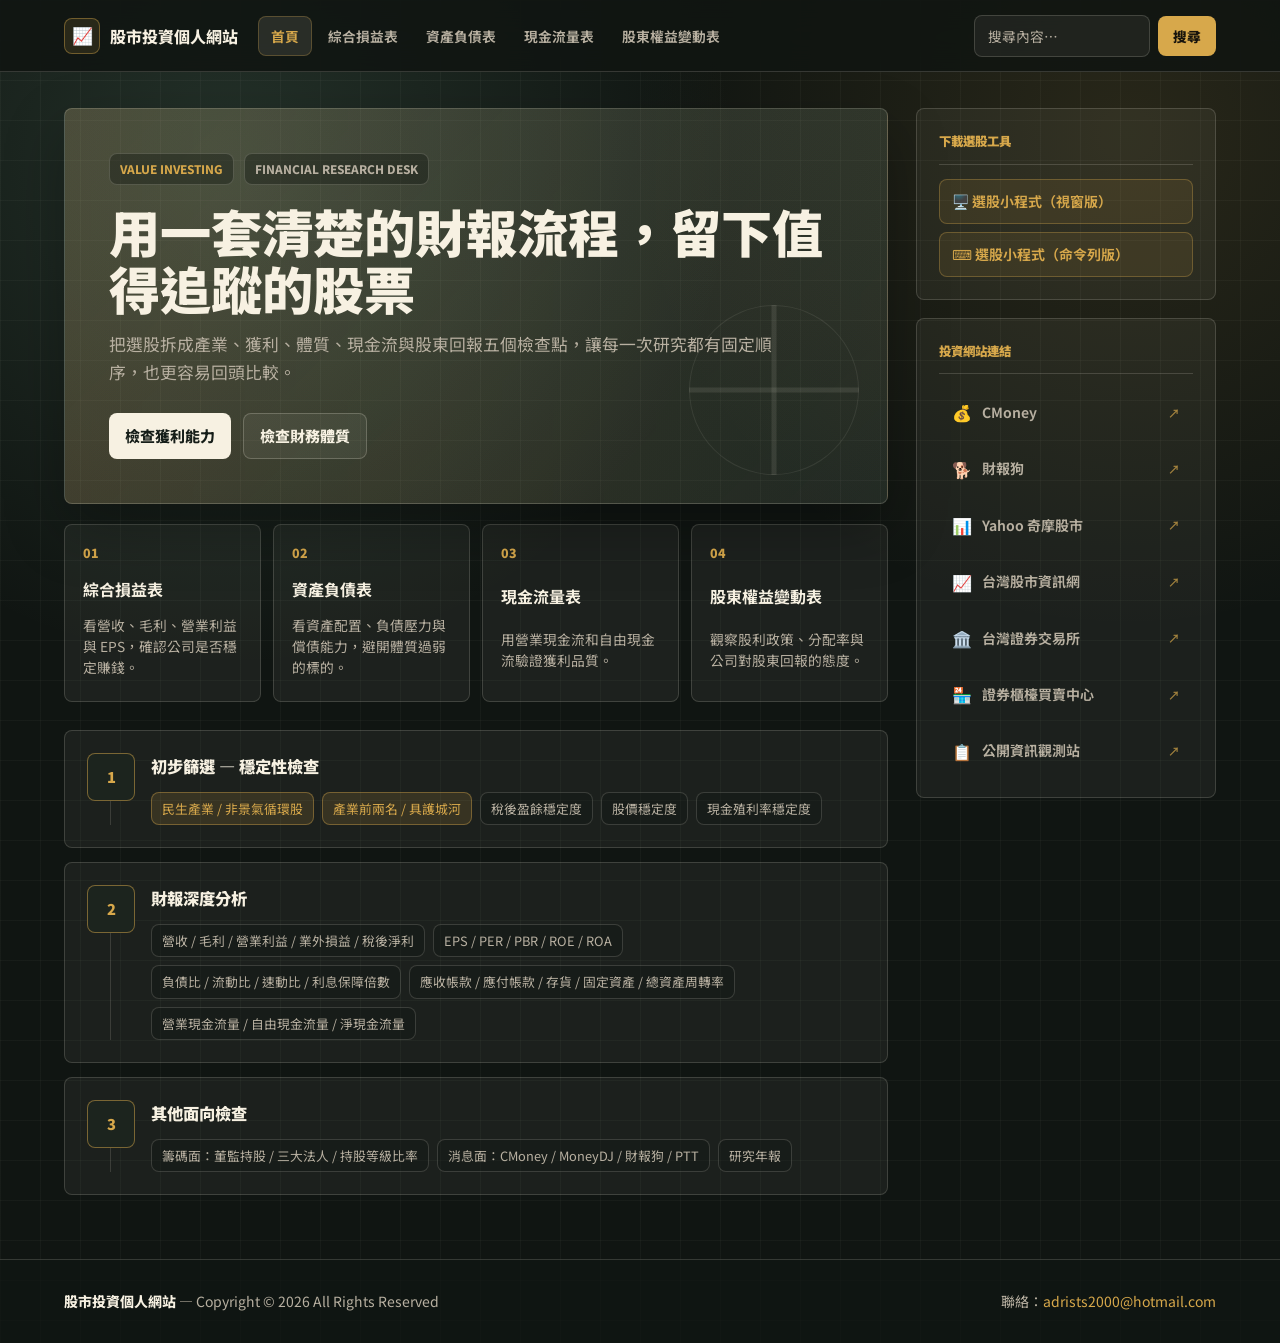
<file: index.html>
<!DOCTYPE html>
<html lang="zh-TW">
<head>
    <meta charset="UTF-8">
    <meta name="viewport" content="width=device-width, initial-scale=1.0">
    <meta name="description" content="股市投資個人網站 — 價值投資選股方法與財報分析指南">
    <title>股市投資個人網站</title>
    <link rel="preconnect" href="https://fonts.googleapis.com">
    <link rel="preconnect" href="https://fonts.gstatic.com" crossorigin>
    <link href="https://fonts.googleapis.com/css2?family=Inter:wght@400;500;600;700;800&family=Noto+Sans+TC:wght@400;500;700;900&display=swap" rel="stylesheet">
    <link rel="stylesheet" href="css/styles.css">
</head>
<body>
<a href="#main-content" class="skip-link">跳到主要內容</a>
<div class="page-wrapper">

    <header class="site-header">
        <div class="container header-inner">
            <a href="index.html" class="site-logo">
                <span class="logo-icon">📈</span>
                股市投資個人網站
            </a>
            <nav class="site-nav" aria-label="主要導覽">
                <a href="index.html" class="nav-link">首頁</a>
                <a href="Page1.html" class="nav-link">綜合損益表</a>
                <a href="Page2.html" class="nav-link">資產負債表</a>
                <a href="Page3.html" class="nav-link">現金流量表</a>
                <a href="Page4.html" class="nav-link">股東權益變動表</a>
            </nav>
            <div class="header-search">
                <input type="search" class="search-input" placeholder="搜尋內容…" aria-label="搜尋">
                <button type="button" class="search-btn">搜尋</button>
            </div>
            <button class="menu-toggle" aria-label="開啟選單" aria-expanded="false">
                <span></span><span></span><span></span>
            </button>
        </div>
    </header>

    <main class="main-content" id="main-content">
        <div class="container">
            <div class="content-grid">

                <div class="primary">
                    <section class="hero">
                        <div class="hero-kicker">
                            <span class="hero-badge">Value Investing</span>
                            <span class="hero-date">Financial Research Desk</span>
                        </div>
                        <h1>用一套清楚的財報流程，留下值得追蹤的股票</h1>
                        <p>把選股拆成產業、獲利、體質、現金流與股東回報五個檢查點，讓每一次研究都有固定順序，也更容易回頭比較。</p>
                        <div class="hero-actions">
                            <a href="Page1.html" class="action-primary">檢查獲利能力</a>
                            <a href="Page2.html" class="action-secondary">檢查財務體質</a>
                        </div>
                    </section>

                    <section class="report-grid" aria-label="財報分析入口">
                        <a href="Page1.html" class="report-card">
                            <span class="report-number">01</span>
                            <h2>綜合損益表</h2>
                            <p>看營收、毛利、營業利益與 EPS，確認公司是否穩定賺錢。</p>
                        </a>
                        <a href="Page2.html" class="report-card">
                            <span class="report-number">02</span>
                            <h2>資產負債表</h2>
                            <p>看資產配置、負債壓力與償債能力，避開體質過弱的標的。</p>
                        </a>
                        <a href="Page3.html" class="report-card">
                            <span class="report-number">03</span>
                            <h2>現金流量表</h2>
                            <p>用營業現金流和自由現金流驗證獲利品質。</p>
                        </a>
                        <a href="Page4.html" class="report-card">
                            <span class="report-number">04</span>
                            <h2>股東權益變動表</h2>
                            <p>觀察股利政策、分配率與公司對股東回報的態度。</p>
                        </a>
                    </section>

                    <div class="steps" aria-label="選股研究流程">
                        <div class="step">
                            <div class="step-num">1</div>
                            <div class="step-body">
                                <h3>初步篩選 — 穩定性檢查</h3>
                                <div class="step-tags">
                                    <span class="tag highlight">民生產業 / 非景氣循環股</span>
                                    <span class="tag highlight">產業前兩名 / 具護城河</span>
                                    <span class="tag">稅後盈餘穩定度</span>
                                    <span class="tag">股價穩定度</span>
                                    <span class="tag">現金殖利率穩定度</span>
                                </div>
                            </div>
                        </div>

                        <div class="step">
                            <div class="step-num">2</div>
                            <div class="step-body">
                                <h3>財報深度分析</h3>
                                <div class="step-tags">
                                    <span class="tag">營收 / 毛利 / 營業利益 / 業外損益 / 稅後淨利</span>
                                    <span class="tag">EPS / PER / PBR / ROE / ROA</span>
                                    <span class="tag">負債比 / 流動比 / 速動比 / 利息保障倍數</span>
                                    <span class="tag">應收帳款 / 應付帳款 / 存貨 / 固定資產 / 總資產周轉率</span>
                                    <span class="tag">營業現金流量 / 自由現金流量 / 淨現金流量</span>
                                </div>
                            </div>
                        </div>

                        <div class="step">
                            <div class="step-num">3</div>
                            <div class="step-body">
                                <h3>其他面向檢查</h3>
                                <div class="step-tags">
                                    <span class="tag">籌碼面：董監持股 / 三大法人 / 持股等級比率</span>
                                    <span class="tag">消息面：CMoney / MoneyDJ / 財報狗 / PTT</span>
                                    <span class="tag">研究年報</span>
                                </div>
                            </div>
                        </div>
                    </div>

                    <p class="search-no-result">找不到符合的內容，請嘗試其他關鍵字。</p>
                </div>

                <aside class="sidebar">
                    <div class="sidebar-card">
                        <h3>下載選股工具</h3>
                        <div class="sidebar-links">
                            <a href="https://drive.google.com/drive/folders/1Tih3q3JQbg7qU3J81afbeUZCVqMLb9zO?usp=sharing" target="_blank" rel="noopener" class="download-btn">
                                🖥️ 選股小程式（視窗版）
                            </a>
                            <a href="https://drive.google.com/drive/folders/1Tih3q3JQbg7qU3J81afbeUZCVqMLb9zO?usp=sharing" target="_blank" rel="noopener" class="download-btn">
                                ⌨️ 選股小程式（命令列版）
                            </a>
                        </div>
                    </div>
                    <div class="sidebar-card">
                        <h3>投資網站連結</h3>
                        <div class="sidebar-links">
                            <a href="https://www.cmoney.tw/finance/" target="_blank" rel="noopener" class="sidebar-link external"><span class="link-icon">💰</span> CMoney</a>
                            <a href="https://statementdog.com" target="_blank" rel="noopener" class="sidebar-link external"><span class="link-icon">🐕</span> 財報狗</a>
                            <a href="https://tw.stock.yahoo.com/" target="_blank" rel="noopener" class="sidebar-link external"><span class="link-icon">📊</span> Yahoo 奇摩股市</a>
                            <a href="https://goodinfo.tw/StockInfo/index.asp" target="_blank" rel="noopener" class="sidebar-link external"><span class="link-icon">📈</span> 台灣股市資訊網</a>
                            <a href="https://www.twse.com.tw/zh/" target="_blank" rel="noopener" class="sidebar-link external"><span class="link-icon">🏛️</span> 台灣證券交易所</a>
                            <a href="https://www.tpex.org.tw/web/index.php?l=zh-tw" target="_blank" rel="noopener" class="sidebar-link external"><span class="link-icon">🏪</span> 證券櫃檯買賣中心</a>
                            <a href="https://mops.twse.com.tw/mops/web/index" target="_blank" rel="noopener" class="sidebar-link external"><span class="link-icon">📋</span> 公開資訊觀測站</a>
                        </div>
                    </div>
                </aside>

            </div>
        </div>
    </main>

    <footer class="site-footer">
        <div class="container footer-inner">
            <p class="footer-brand"><strong>股市投資個人網站</strong> — Copyright © 2026 All Rights Reserved</p>
            <p class="footer-contact">聯絡：<a href="mailto:adrists2000@hotmail.com">adrists2000@hotmail.com</a></p>
        </div>
    </footer>

</div>
<script src="js/main.js"></script>
</body>
</html>
</file>
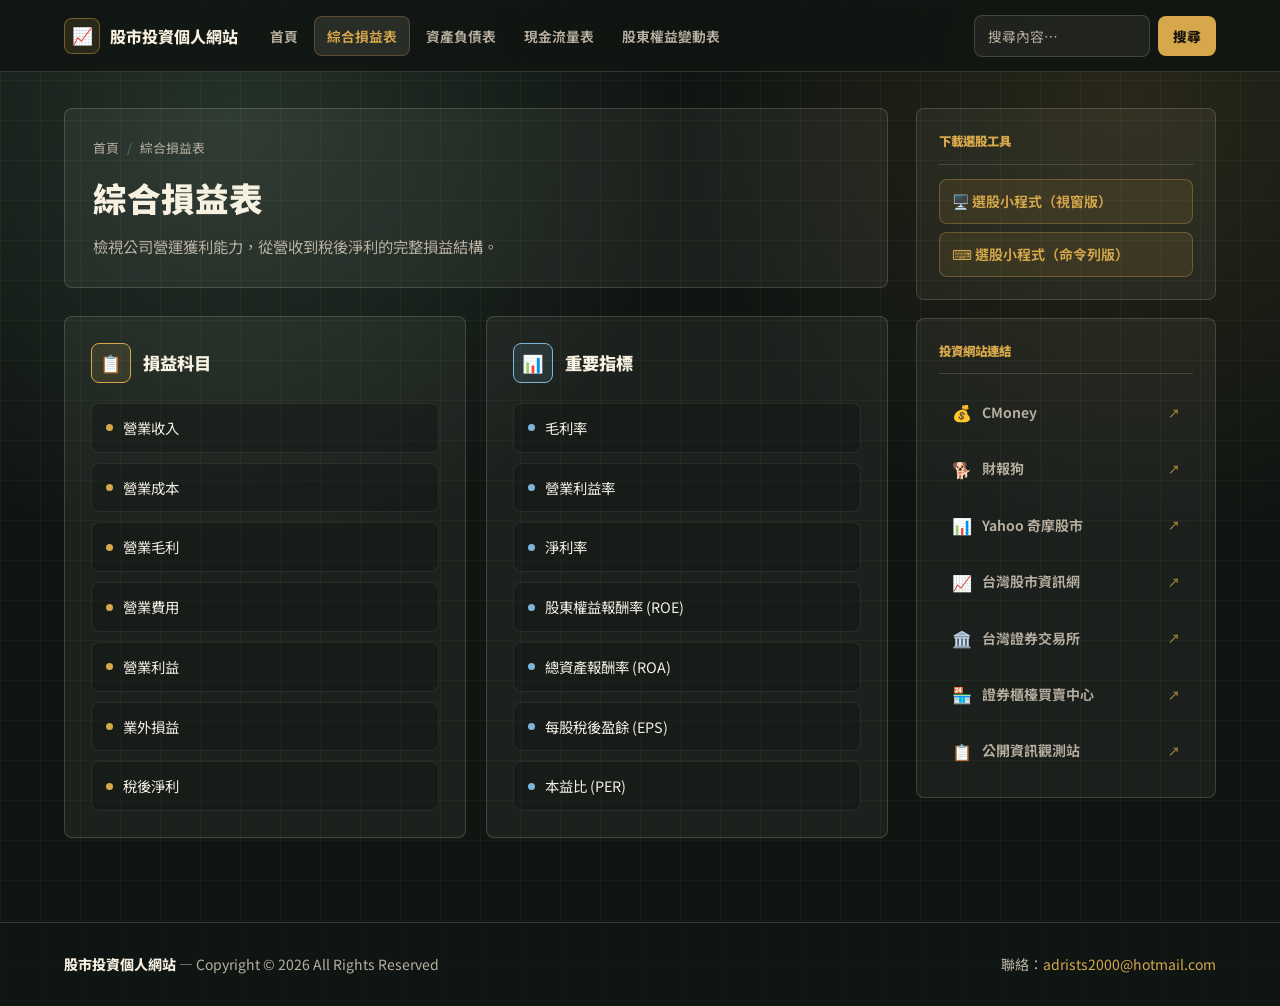
<file: Page1.html>
<!DOCTYPE html>
<html lang="zh-TW">
<head>
    <meta charset="UTF-8">
    <meta name="viewport" content="width=device-width, initial-scale=1.0">
    <meta name="description" content="綜合損益表分析 — 營收、毛利、淨利與重要財務指標">
    <title>綜合損益表 — 股市投資個人網站</title>
    <link rel="preconnect" href="https://fonts.googleapis.com">
    <link rel="preconnect" href="https://fonts.gstatic.com" crossorigin>
    <link href="https://fonts.googleapis.com/css2?family=Inter:wght@400;500;600;700;800&family=Noto+Sans+TC:wght@400;500;700;900&display=swap" rel="stylesheet">
    <link rel="stylesheet" href="css/styles.css">
</head>
<body>
<a href="#main-content" class="skip-link">跳到主要內容</a>
<div class="page-wrapper">

    <header class="site-header">
        <div class="container header-inner">
            <a href="index.html" class="site-logo">
                <span class="logo-icon">📈</span>
                股市投資個人網站
            </a>
            <nav class="site-nav" aria-label="主要導覽">
                <a href="index.html" class="nav-link">首頁</a>
                <a href="Page1.html" class="nav-link">綜合損益表</a>
                <a href="Page2.html" class="nav-link">資產負債表</a>
                <a href="Page3.html" class="nav-link">現金流量表</a>
                <a href="Page4.html" class="nav-link">股東權益變動表</a>
            </nav>
            <div class="header-search">
                <input type="search" class="search-input" placeholder="搜尋內容…" aria-label="搜尋">
                <button type="button" class="search-btn">搜尋</button>
            </div>
            <button class="menu-toggle" aria-label="開啟選單" aria-expanded="false">
                <span></span><span></span><span></span>
            </button>
        </div>
    </header>

    <main class="main-content" id="main-content">
        <div class="container">
            <div class="content-grid">

                <div class="primary">
                    <div class="page-header">
                        <nav class="breadcrumb" aria-label="麵包屑">
                            <a href="index.html">首頁</a>
                            <span class="breadcrumb-sep">/</span>
                            <span>綜合損益表</span>
                        </nav>
                        <h1>綜合損益表</h1>
                        <p>檢視公司營運獲利能力，從營收到稅後淨利的完整損益結構。</p>
                    </div>

                    <div class="two-col-cards">
                        <div class="card">
                            <div class="card-header">
                                <div class="card-icon gold">📋</div>
                                <h2>損益科目</h2>
                            </div>
                            <div class="item-grid">
                                <div class="item"><span class="item-dot"></span>營業收入</div>
                                <div class="item"><span class="item-dot"></span>營業成本</div>
                                <div class="item"><span class="item-dot"></span>營業毛利</div>
                                <div class="item"><span class="item-dot"></span>營業費用</div>
                                <div class="item"><span class="item-dot"></span>營業利益</div>
                                <div class="item"><span class="item-dot"></span>業外損益</div>
                                <div class="item"><span class="item-dot"></span>稅後淨利</div>
                            </div>
                        </div>

                        <div class="card">
                            <div class="card-header">
                                <div class="card-icon blue">📊</div>
                                <h2>重要指標</h2>
                            </div>
                            <div class="item-grid">
                                <div class="item"><span class="item-dot blue"></span>毛利率</div>
                                <div class="item"><span class="item-dot blue"></span>營業利益率</div>
                                <div class="item"><span class="item-dot blue"></span>淨利率</div>
                                <div class="item"><span class="item-dot blue"></span>股東權益報酬率 (ROE)</div>
                                <div class="item"><span class="item-dot blue"></span>總資產報酬率 (ROA)</div>
                                <div class="item"><span class="item-dot blue"></span>每股稅後盈餘 (EPS)</div>
                                <div class="item"><span class="item-dot blue"></span>本益比 (PER)</div>
                            </div>
                        </div>
                    </div>

                    <p class="search-no-result">找不到符合的內容，請嘗試其他關鍵字。</p>
                </div>

                <aside class="sidebar">
                    <div class="sidebar-card">
                        <h3>下載選股工具</h3>
                        <div class="sidebar-links">
                            <a href="https://drive.google.com/drive/folders/1Tih3q3JQbg7qU3J81afbeUZCVqMLb9zO?usp=sharing" target="_blank" rel="noopener" class="download-btn">
                                🖥️ 選股小程式（視窗版）
                            </a>
                            <a href="https://drive.google.com/drive/folders/1Tih3q3JQbg7qU3J81afbeUZCVqMLb9zO?usp=sharing" target="_blank" rel="noopener" class="download-btn">
                                ⌨️ 選股小程式（命令列版）
                            </a>
                        </div>
                    </div>
                    <div class="sidebar-card">
                        <h3>投資網站連結</h3>
                        <div class="sidebar-links">
                            <a href="https://www.cmoney.tw/finance/" target="_blank" rel="noopener" class="sidebar-link external"><span class="link-icon">💰</span> CMoney</a>
                            <a href="https://statementdog.com" target="_blank" rel="noopener" class="sidebar-link external"><span class="link-icon">🐕</span> 財報狗</a>
                            <a href="https://tw.stock.yahoo.com/" target="_blank" rel="noopener" class="sidebar-link external"><span class="link-icon">📊</span> Yahoo 奇摩股市</a>
                            <a href="https://goodinfo.tw/StockInfo/index.asp" target="_blank" rel="noopener" class="sidebar-link external"><span class="link-icon">📈</span> 台灣股市資訊網</a>
                            <a href="https://www.twse.com.tw/zh/" target="_blank" rel="noopener" class="sidebar-link external"><span class="link-icon">🏛️</span> 台灣證券交易所</a>
                            <a href="https://www.tpex.org.tw/web/index.php?l=zh-tw" target="_blank" rel="noopener" class="sidebar-link external"><span class="link-icon">🏪</span> 證券櫃檯買賣中心</a>
                            <a href="https://mops.twse.com.tw/mops/web/index" target="_blank" rel="noopener" class="sidebar-link external"><span class="link-icon">📋</span> 公開資訊觀測站</a>
                        </div>
                    </div>
                </aside>

            </div>
        </div>
    </main>

    <footer class="site-footer">
        <div class="container footer-inner">
            <p class="footer-brand"><strong>股市投資個人網站</strong> — Copyright © 2026 All Rights Reserved</p>
            <p class="footer-contact">聯絡：<a href="mailto:adrists2000@hotmail.com">adrists2000@hotmail.com</a></p>
        </div>
    </footer>

</div>
<script src="js/main.js"></script>
</body>
</html>
</file>
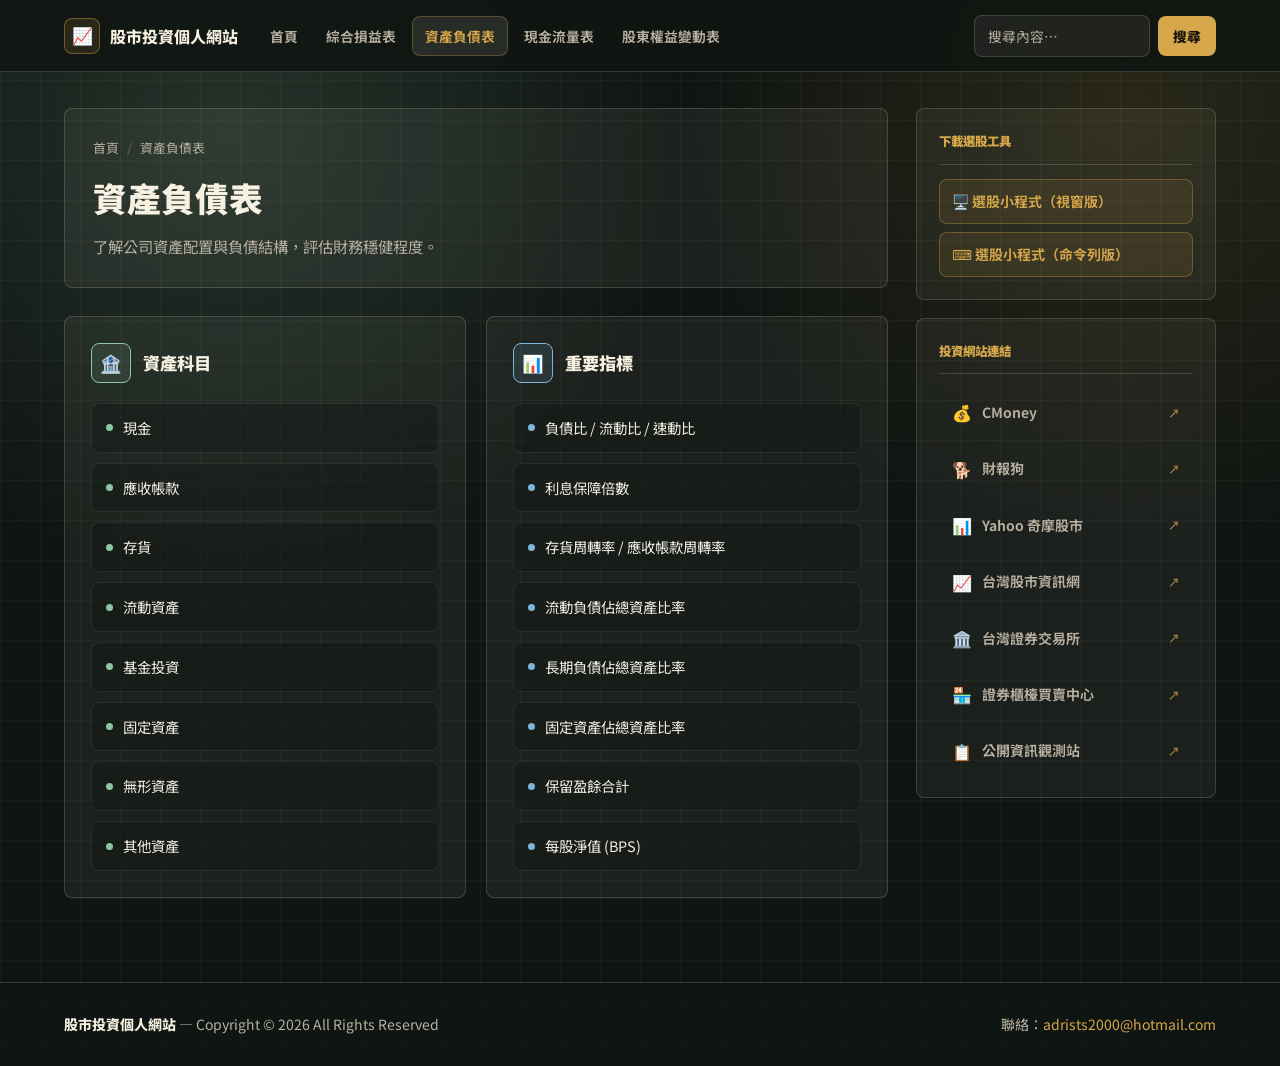
<file: Page2.html>
<!DOCTYPE html>
<html lang="zh-TW">
<head>
    <meta charset="UTF-8">
    <meta name="viewport" content="width=device-width, initial-scale=1.0">
    <meta name="description" content="資產負債表分析 — 資產結構、負債比率與償債能力指標">
    <title>資產負債表 — 股市投資個人網站</title>
    <link rel="preconnect" href="https://fonts.googleapis.com">
    <link rel="preconnect" href="https://fonts.gstatic.com" crossorigin>
    <link href="https://fonts.googleapis.com/css2?family=Inter:wght@400;500;600;700;800&family=Noto+Sans+TC:wght@400;500;700;900&display=swap" rel="stylesheet">
    <link rel="stylesheet" href="css/styles.css">
</head>
<body>
<a href="#main-content" class="skip-link">跳到主要內容</a>
<div class="page-wrapper">

    <header class="site-header">
        <div class="container header-inner">
            <a href="index.html" class="site-logo">
                <span class="logo-icon">📈</span>
                股市投資個人網站
            </a>
            <nav class="site-nav" aria-label="主要導覽">
                <a href="index.html" class="nav-link">首頁</a>
                <a href="Page1.html" class="nav-link">綜合損益表</a>
                <a href="Page2.html" class="nav-link">資產負債表</a>
                <a href="Page3.html" class="nav-link">現金流量表</a>
                <a href="Page4.html" class="nav-link">股東權益變動表</a>
            </nav>
            <div class="header-search">
                <input type="search" class="search-input" placeholder="搜尋內容…" aria-label="搜尋">
                <button type="button" class="search-btn">搜尋</button>
            </div>
            <button class="menu-toggle" aria-label="開啟選單" aria-expanded="false">
                <span></span><span></span><span></span>
            </button>
        </div>
    </header>

    <main class="main-content" id="main-content">
        <div class="container">
            <div class="content-grid">

                <div class="primary">
                    <div class="page-header">
                        <nav class="breadcrumb" aria-label="麵包屑">
                            <a href="index.html">首頁</a>
                            <span class="breadcrumb-sep">/</span>
                            <span>資產負債表</span>
                        </nav>
                        <h1>資產負債表</h1>
                        <p>了解公司資產配置與負債結構，評估財務穩健程度。</p>
                    </div>

                    <div class="two-col-cards">
                        <div class="card">
                            <div class="card-header">
                                <div class="card-icon green">🏦</div>
                                <h2>資產科目</h2>
                            </div>
                            <div class="item-grid">
                                <div class="item"><span class="item-dot green"></span>現金</div>
                                <div class="item"><span class="item-dot green"></span>應收帳款</div>
                                <div class="item"><span class="item-dot green"></span>存貨</div>
                                <div class="item"><span class="item-dot green"></span>流動資產</div>
                                <div class="item"><span class="item-dot green"></span>基金投資</div>
                                <div class="item"><span class="item-dot green"></span>固定資產</div>
                                <div class="item"><span class="item-dot green"></span>無形資產</div>
                                <div class="item"><span class="item-dot green"></span>其他資產</div>
                            </div>
                        </div>

                        <div class="card">
                            <div class="card-header">
                                <div class="card-icon blue">📊</div>
                                <h2>重要指標</h2>
                            </div>
                            <div class="item-grid">
                                <div class="item"><span class="item-dot blue"></span>負債比 / 流動比 / 速動比</div>
                                <div class="item"><span class="item-dot blue"></span>利息保障倍數</div>
                                <div class="item"><span class="item-dot blue"></span>存貨周轉率 / 應收帳款周轉率</div>
                                <div class="item"><span class="item-dot blue"></span>流動負債佔總資產比率</div>
                                <div class="item"><span class="item-dot blue"></span>長期負債佔總資產比率</div>
                                <div class="item"><span class="item-dot blue"></span>固定資產佔總資產比率</div>
                                <div class="item"><span class="item-dot blue"></span>保留盈餘合計</div>
                                <div class="item"><span class="item-dot blue"></span>每股淨值 (BPS)</div>
                            </div>
                        </div>
                    </div>

                    <p class="search-no-result">找不到符合的內容，請嘗試其他關鍵字。</p>
                </div>

                <aside class="sidebar">
                    <div class="sidebar-card">
                        <h3>下載選股工具</h3>
                        <div class="sidebar-links">
                            <a href="https://drive.google.com/drive/folders/1Tih3q3JQbg7qU3J81afbeUZCVqMLb9zO?usp=sharing" target="_blank" rel="noopener" class="download-btn">
                                🖥️ 選股小程式（視窗版）
                            </a>
                            <a href="https://drive.google.com/drive/folders/1Tih3q3JQbg7qU3J81afbeUZCVqMLb9zO?usp=sharing" target="_blank" rel="noopener" class="download-btn">
                                ⌨️ 選股小程式（命令列版）
                            </a>
                        </div>
                    </div>
                    <div class="sidebar-card">
                        <h3>投資網站連結</h3>
                        <div class="sidebar-links">
                            <a href="https://www.cmoney.tw/finance/" target="_blank" rel="noopener" class="sidebar-link external"><span class="link-icon">💰</span> CMoney</a>
                            <a href="https://statementdog.com" target="_blank" rel="noopener" class="sidebar-link external"><span class="link-icon">🐕</span> 財報狗</a>
                            <a href="https://tw.stock.yahoo.com/" target="_blank" rel="noopener" class="sidebar-link external"><span class="link-icon">📊</span> Yahoo 奇摩股市</a>
                            <a href="https://goodinfo.tw/StockInfo/index.asp" target="_blank" rel="noopener" class="sidebar-link external"><span class="link-icon">📈</span> 台灣股市資訊網</a>
                            <a href="https://www.twse.com.tw/zh/" target="_blank" rel="noopener" class="sidebar-link external"><span class="link-icon">🏛️</span> 台灣證券交易所</a>
                            <a href="https://www.tpex.org.tw/web/index.php?l=zh-tw" target="_blank" rel="noopener" class="sidebar-link external"><span class="link-icon">🏪</span> 證券櫃檯買賣中心</a>
                            <a href="https://mops.twse.com.tw/mops/web/index" target="_blank" rel="noopener" class="sidebar-link external"><span class="link-icon">📋</span> 公開資訊觀測站</a>
                        </div>
                    </div>
                </aside>

            </div>
        </div>
    </main>

    <footer class="site-footer">
        <div class="container footer-inner">
            <p class="footer-brand"><strong>股市投資個人網站</strong> — Copyright © 2026 All Rights Reserved</p>
            <p class="footer-contact">聯絡：<a href="mailto:adrists2000@hotmail.com">adrists2000@hotmail.com</a></p>
        </div>
    </footer>

</div>
<script src="js/main.js"></script>
</body>
</html>
</file>
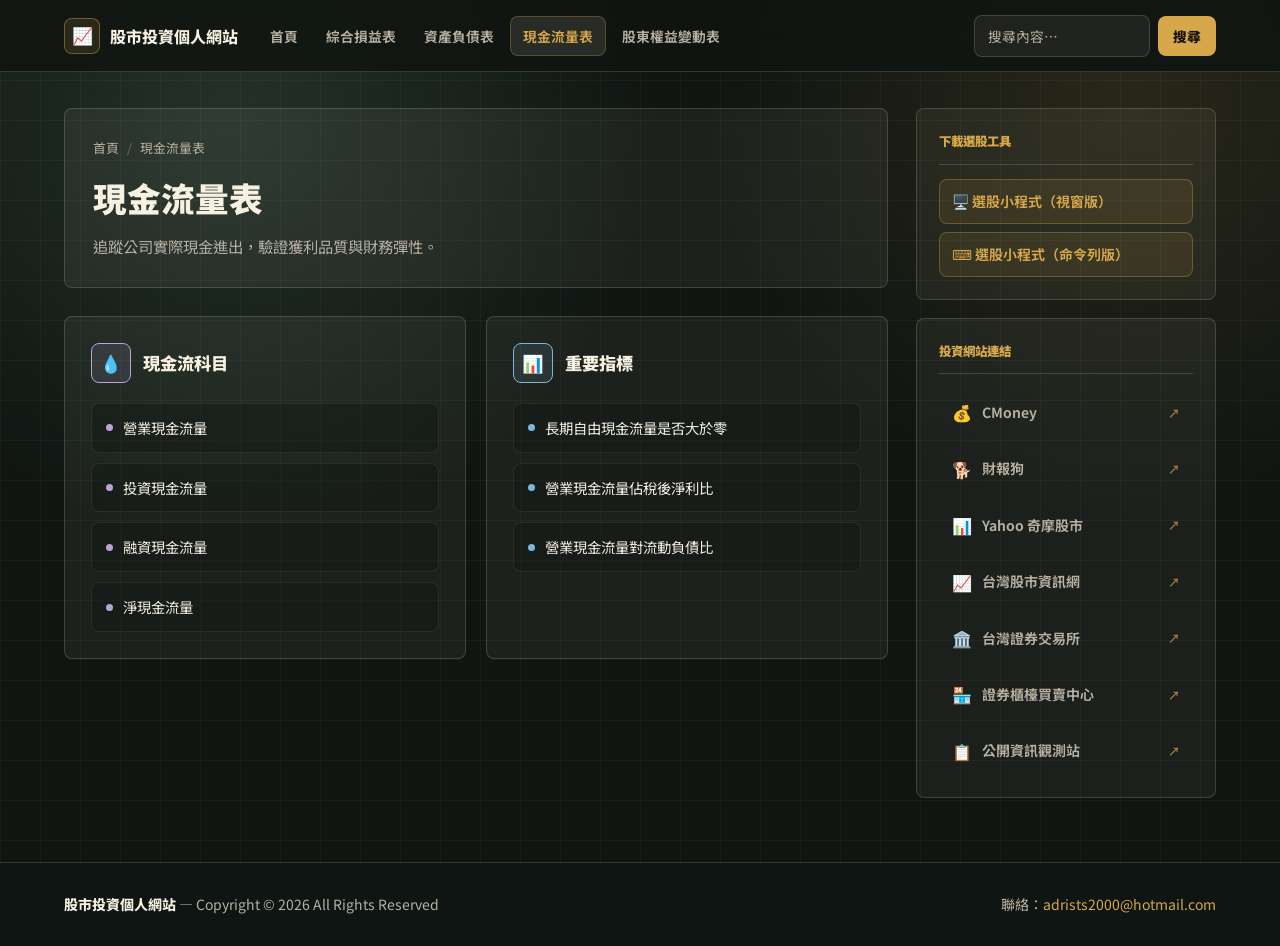
<file: Page3.html>
<!DOCTYPE html>
<html lang="zh-TW">
<head>
    <meta charset="UTF-8">
    <meta name="viewport" content="width=device-width, initial-scale=1.0">
    <meta name="description" content="現金流量表分析 — 營業、投資、融資現金流與自由現金流指標">
    <title>現金流量表 — 股市投資個人網站</title>
    <link rel="preconnect" href="https://fonts.googleapis.com">
    <link rel="preconnect" href="https://fonts.gstatic.com" crossorigin>
    <link href="https://fonts.googleapis.com/css2?family=Inter:wght@400;500;600;700;800&family=Noto+Sans+TC:wght@400;500;700;900&display=swap" rel="stylesheet">
    <link rel="stylesheet" href="css/styles.css">
</head>
<body>
<a href="#main-content" class="skip-link">跳到主要內容</a>
<div class="page-wrapper">

    <header class="site-header">
        <div class="container header-inner">
            <a href="index.html" class="site-logo">
                <span class="logo-icon">📈</span>
                股市投資個人網站
            </a>
            <nav class="site-nav" aria-label="主要導覽">
                <a href="index.html" class="nav-link">首頁</a>
                <a href="Page1.html" class="nav-link">綜合損益表</a>
                <a href="Page2.html" class="nav-link">資產負債表</a>
                <a href="Page3.html" class="nav-link">現金流量表</a>
                <a href="Page4.html" class="nav-link">股東權益變動表</a>
            </nav>
            <div class="header-search">
                <input type="search" class="search-input" placeholder="搜尋內容…" aria-label="搜尋">
                <button type="button" class="search-btn">搜尋</button>
            </div>
            <button class="menu-toggle" aria-label="開啟選單" aria-expanded="false">
                <span></span><span></span><span></span>
            </button>
        </div>
    </header>

    <main class="main-content" id="main-content">
        <div class="container">
            <div class="content-grid">

                <div class="primary">
                    <div class="page-header">
                        <nav class="breadcrumb" aria-label="麵包屑">
                            <a href="index.html">首頁</a>
                            <span class="breadcrumb-sep">/</span>
                            <span>現金流量表</span>
                        </nav>
                        <h1>現金流量表</h1>
                        <p>追蹤公司實際現金進出，驗證獲利品質與財務彈性。</p>
                    </div>

                    <div class="two-col-cards">
                        <div class="card">
                            <div class="card-header">
                                <div class="card-icon purple">💧</div>
                                <h2>現金流科目</h2>
                            </div>
                            <div class="item-grid">
                                <div class="item"><span class="item-dot purple"></span>營業現金流量</div>
                                <div class="item"><span class="item-dot purple"></span>投資現金流量</div>
                                <div class="item"><span class="item-dot purple"></span>融資現金流量</div>
                                <div class="item"><span class="item-dot purple"></span>淨現金流量</div>
                            </div>
                        </div>

                        <div class="card">
                            <div class="card-header">
                                <div class="card-icon blue">📊</div>
                                <h2>重要指標</h2>
                            </div>
                            <div class="item-grid">
                                <div class="item"><span class="item-dot blue"></span>長期自由現金流量是否大於零</div>
                                <div class="item"><span class="item-dot blue"></span>營業現金流量佔稅後淨利比</div>
                                <div class="item"><span class="item-dot blue"></span>營業現金流量對流動負債比</div>
                            </div>
                        </div>
                    </div>

                    <p class="search-no-result">找不到符合的內容，請嘗試其他關鍵字。</p>
                </div>

                <aside class="sidebar">
                    <div class="sidebar-card">
                        <h3>下載選股工具</h3>
                        <div class="sidebar-links">
                            <a href="https://drive.google.com/drive/folders/1Tih3q3JQbg7qU3J81afbeUZCVqMLb9zO?usp=sharing" target="_blank" rel="noopener" class="download-btn">
                                🖥️ 選股小程式（視窗版）
                            </a>
                            <a href="https://drive.google.com/drive/folders/1Tih3q3JQbg7qU3J81afbeUZCVqMLb9zO?usp=sharing" target="_blank" rel="noopener" class="download-btn">
                                ⌨️ 選股小程式（命令列版）
                            </a>
                        </div>
                    </div>
                    <div class="sidebar-card">
                        <h3>投資網站連結</h3>
                        <div class="sidebar-links">
                            <a href="https://www.cmoney.tw/finance/" target="_blank" rel="noopener" class="sidebar-link external"><span class="link-icon">💰</span> CMoney</a>
                            <a href="https://statementdog.com" target="_blank" rel="noopener" class="sidebar-link external"><span class="link-icon">🐕</span> 財報狗</a>
                            <a href="https://tw.stock.yahoo.com/" target="_blank" rel="noopener" class="sidebar-link external"><span class="link-icon">📊</span> Yahoo 奇摩股市</a>
                            <a href="https://goodinfo.tw/StockInfo/index.asp" target="_blank" rel="noopener" class="sidebar-link external"><span class="link-icon">📈</span> 台灣股市資訊網</a>
                            <a href="https://www.twse.com.tw/zh/" target="_blank" rel="noopener" class="sidebar-link external"><span class="link-icon">🏛️</span> 台灣證券交易所</a>
                            <a href="https://www.tpex.org.tw/web/index.php?l=zh-tw" target="_blank" rel="noopener" class="sidebar-link external"><span class="link-icon">🏪</span> 證券櫃檯買賣中心</a>
                            <a href="https://mops.twse.com.tw/mops/web/index" target="_blank" rel="noopener" class="sidebar-link external"><span class="link-icon">📋</span> 公開資訊觀測站</a>
                        </div>
                    </div>
                </aside>

            </div>
        </div>
    </main>

    <footer class="site-footer">
        <div class="container footer-inner">
            <p class="footer-brand"><strong>股市投資個人網站</strong> — Copyright © 2026 All Rights Reserved</p>
            <p class="footer-contact">聯絡：<a href="mailto:adrists2000@hotmail.com">adrists2000@hotmail.com</a></p>
        </div>
    </footer>

</div>
<script src="js/main.js"></script>
</body>
</html>
</file>
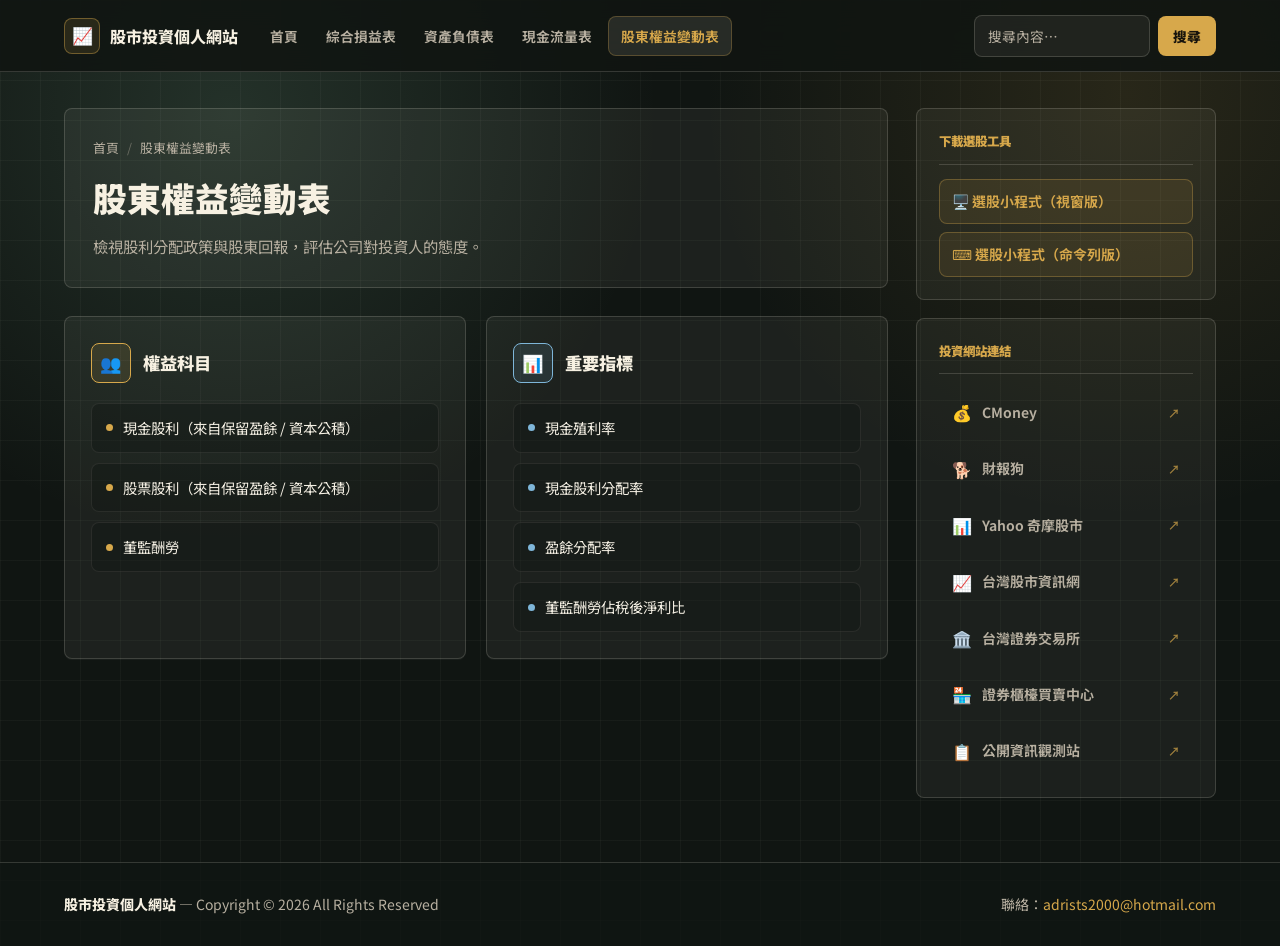
<file: Page4.html>
<!DOCTYPE html>
<html lang="zh-TW">
<head>
    <meta charset="UTF-8">
    <meta name="viewport" content="width=device-width, initial-scale=1.0">
    <meta name="description" content="股東權益變動表分析 — 股利政策、配息率與董監酬勞指標">
    <title>股東權益變動表 — 股市投資個人網站</title>
    <link rel="preconnect" href="https://fonts.googleapis.com">
    <link rel="preconnect" href="https://fonts.gstatic.com" crossorigin>
    <link href="https://fonts.googleapis.com/css2?family=Inter:wght@400;500;600;700;800&family=Noto+Sans+TC:wght@400;500;700;900&display=swap" rel="stylesheet">
    <link rel="stylesheet" href="css/styles.css">
</head>
<body>
<a href="#main-content" class="skip-link">跳到主要內容</a>
<div class="page-wrapper">

    <header class="site-header">
        <div class="container header-inner">
            <a href="index.html" class="site-logo">
                <span class="logo-icon">📈</span>
                股市投資個人網站
            </a>
            <nav class="site-nav" aria-label="主要導覽">
                <a href="index.html" class="nav-link">首頁</a>
                <a href="Page1.html" class="nav-link">綜合損益表</a>
                <a href="Page2.html" class="nav-link">資產負債表</a>
                <a href="Page3.html" class="nav-link">現金流量表</a>
                <a href="Page4.html" class="nav-link">股東權益變動表</a>
            </nav>
            <div class="header-search">
                <input type="search" class="search-input" placeholder="搜尋內容…" aria-label="搜尋">
                <button type="button" class="search-btn">搜尋</button>
            </div>
            <button class="menu-toggle" aria-label="開啟選單" aria-expanded="false">
                <span></span><span></span><span></span>
            </button>
        </div>
    </header>

    <main class="main-content" id="main-content">
        <div class="container">
            <div class="content-grid">

                <div class="primary">
                    <div class="page-header">
                        <nav class="breadcrumb" aria-label="麵包屑">
                            <a href="index.html">首頁</a>
                            <span class="breadcrumb-sep">/</span>
                            <span>股東權益變動表</span>
                        </nav>
                        <h1>股東權益變動表</h1>
                        <p>檢視股利分配政策與股東回報，評估公司對投資人的態度。</p>
                    </div>

                    <div class="two-col-cards">
                        <div class="card">
                            <div class="card-header">
                                <div class="card-icon gold">👥</div>
                                <h2>權益科目</h2>
                            </div>
                            <div class="item-grid">
                                <div class="item"><span class="item-dot"></span>現金股利（來自保留盈餘 / 資本公積）</div>
                                <div class="item"><span class="item-dot"></span>股票股利（來自保留盈餘 / 資本公積）</div>
                                <div class="item"><span class="item-dot"></span>董監酬勞</div>
                            </div>
                        </div>

                        <div class="card">
                            <div class="card-header">
                                <div class="card-icon blue">📊</div>
                                <h2>重要指標</h2>
                            </div>
                            <div class="item-grid">
                                <div class="item"><span class="item-dot blue"></span>現金殖利率</div>
                                <div class="item"><span class="item-dot blue"></span>現金股利分配率</div>
                                <div class="item"><span class="item-dot blue"></span>盈餘分配率</div>
                                <div class="item"><span class="item-dot blue"></span>董監酬勞佔稅後淨利比</div>
                            </div>
                        </div>
                    </div>

                    <p class="search-no-result">找不到符合的內容，請嘗試其他關鍵字。</p>
                </div>

                <aside class="sidebar">
                    <div class="sidebar-card">
                        <h3>下載選股工具</h3>
                        <div class="sidebar-links">
                            <a href="https://drive.google.com/drive/folders/1Tih3q3JQbg7qU3J81afbeUZCVqMLb9zO?usp=sharing" target="_blank" rel="noopener" class="download-btn">
                                🖥️ 選股小程式（視窗版）
                            </a>
                            <a href="https://drive.google.com/drive/folders/1Tih3q3JQbg7qU3J81afbeUZCVqMLb9zO?usp=sharing" target="_blank" rel="noopener" class="download-btn">
                                ⌨️ 選股小程式（命令列版）
                            </a>
                        </div>
                    </div>
                    <div class="sidebar-card">
                        <h3>投資網站連結</h3>
                        <div class="sidebar-links">
                            <a href="https://www.cmoney.tw/finance/" target="_blank" rel="noopener" class="sidebar-link external"><span class="link-icon">💰</span> CMoney</a>
                            <a href="https://statementdog.com" target="_blank" rel="noopener" class="sidebar-link external"><span class="link-icon">🐕</span> 財報狗</a>
                            <a href="https://tw.stock.yahoo.com/" target="_blank" rel="noopener" class="sidebar-link external"><span class="link-icon">📊</span> Yahoo 奇摩股市</a>
                            <a href="https://goodinfo.tw/StockInfo/index.asp" target="_blank" rel="noopener" class="sidebar-link external"><span class="link-icon">📈</span> 台灣股市資訊網</a>
                            <a href="https://www.twse.com.tw/zh/" target="_blank" rel="noopener" class="sidebar-link external"><span class="link-icon">🏛️</span> 台灣證券交易所</a>
                            <a href="https://www.tpex.org.tw/web/index.php?l=zh-tw" target="_blank" rel="noopener" class="sidebar-link external"><span class="link-icon">🏪</span> 證券櫃檯買賣中心</a>
                            <a href="https://mops.twse.com.tw/mops/web/index" target="_blank" rel="noopener" class="sidebar-link external"><span class="link-icon">📋</span> 公開資訊觀測站</a>
                        </div>
                    </div>
                </aside>

            </div>
        </div>
    </main>

    <footer class="site-footer">
        <div class="container footer-inner">
            <p class="footer-brand"><strong>股市投資個人網站</strong> — Copyright © 2026 All Rights Reserved</p>
            <p class="footer-contact">聯絡：<a href="mailto:adrists2000@hotmail.com">adrists2000@hotmail.com</a></p>
        </div>
    </footer>

</div>
<script src="js/main.js"></script>
</body>
</html>
</file>
<file: css/styles.css>
/* ===== Design tokens ===== */
:root {
  --color-bg: #101512;
  --color-bg-2: #151d18;
  --color-surface: rgba(247, 241, 226, 0.06);
  --color-surface-2: rgba(247, 241, 226, 0.1);
  --color-paper: #f7f1e2;
  --color-ink: #f4efe3;
  --color-muted: #b8b0a1;
  --color-border: rgba(247, 241, 226, 0.16);
  --color-accent: #d7a84b;
  --color-accent-2: #8cc6a3;
  --color-accent-dim: rgba(215, 168, 75, 0.14);
  --color-blue: #7eb6d9;
  --color-green: #8cc6a3;
  --color-purple: #b8a4d9;
  --font-sans: "Noto Sans TC", "Inter", system-ui, -apple-system, sans-serif;
  --radius-sm: 8px;
  --radius-md: 8px;
  --radius-lg: 8px;
  --shadow-sm: 0 1px 0 rgba(255, 255, 255, 0.04);
  --shadow-md: 0 24px 60px rgba(0, 0, 0, 0.28);
  --header-h: 72px;
  --transition: 0.2s ease;
  --max-width: 1200px;
}

/* ===== Reset & base ===== */
*, *::before, *::after {
  box-sizing: border-box;
  margin: 0;
  padding: 0;
}

html {
  scroll-behavior: smooth;
}

body {
  min-height: 100vh;
  background:
    linear-gradient(90deg, rgba(247, 241, 226, 0.035) 1px, transparent 1px),
    linear-gradient(rgba(247, 241, 226, 0.035) 1px, transparent 1px),
    radial-gradient(circle at 18% 12%, rgba(140, 198, 163, 0.16), transparent 32%),
    radial-gradient(circle at 88% 10%, rgba(215, 168, 75, 0.12), transparent 30%),
    var(--color-bg);
  background-size: 40px 40px, 40px 40px, auto, auto, auto;
  color: var(--color-ink);
  font-family: var(--font-sans);
  font-size: 16px;
  line-height: 1.65;
}

a {
  color: var(--color-accent);
  text-decoration: none;
  transition: color var(--transition), background var(--transition), border-color var(--transition), transform var(--transition);
}

a:hover {
  color: #fff;
}

a:focus-visible,
button:focus-visible,
input:focus-visible {
  outline: 3px solid rgba(215, 168, 75, 0.55);
  outline-offset: 3px;
}

img {
  display: block;
  max-width: 100%;
}

ul {
  list-style: none;
}

/* ===== Layout shell ===== */
.page-wrapper {
  display: flex;
  flex-direction: column;
  min-height: 100vh;
}

.skip-link {
  position: fixed;
  top: 16px;
  left: 16px;
  z-index: 200;
  transform: translateY(-140%);
  padding: 10px 14px;
  border-radius: var(--radius-sm);
  background: var(--color-paper);
  color: #151d18;
  font-weight: 800;
  transition: transform var(--transition);
}

.skip-link:focus {
  transform: translateY(0);
}

.container {
  width: 100%;
  max-width: var(--max-width);
  margin: 0 auto;
  padding: 0 24px;
}

/* ===== Header ===== */
.site-header {
  position: sticky;
  top: 0;
  z-index: 100;
  height: var(--header-h);
  border-bottom: 1px solid var(--color-border);
  background: rgba(16, 21, 18, 0.88);
  backdrop-filter: blur(18px);
  -webkit-backdrop-filter: blur(18px);
}

.header-inner {
  display: flex;
  align-items: center;
  gap: 20px;
  height: var(--header-h);
}

.site-logo {
  display: inline-flex;
  align-items: center;
  gap: 10px;
  flex-shrink: 0;
  color: var(--color-paper);
  font-size: 1rem;
  font-weight: 800;
  letter-spacing: 0;
}

.site-logo:hover {
  color: var(--color-accent);
}

.logo-icon {
  display: inline-flex;
  align-items: center;
  justify-content: center;
  width: 36px;
  height: 36px;
  border: 1px solid rgba(215, 168, 75, 0.42);
  border-radius: var(--radius-sm);
  background: rgba(215, 168, 75, 0.12);
  font-size: 1.05rem;
}

.site-nav {
  display: flex;
  align-items: center;
  gap: 4px;
  flex: 1;
}

.nav-link {
  padding: 8px 12px;
  border-radius: var(--radius-sm);
  color: var(--color-muted);
  font-size: 0.86rem;
  font-weight: 650;
  white-space: nowrap;
}

.nav-link:hover,
.nav-link.active {
  background: var(--color-surface-2);
  color: var(--color-paper);
}

.nav-link.active {
  border: 1px solid rgba(215, 168, 75, 0.28);
  color: var(--color-accent);
}

.header-search {
  display: flex;
  align-items: center;
  gap: 8px;
  flex-shrink: 0;
}

.search-input {
  width: 176px;
  padding: 9px 13px;
  border: 1px solid var(--color-border);
  border-radius: var(--radius-sm);
  outline: none;
  background: rgba(247, 241, 226, 0.06);
  color: var(--color-ink);
  font: inherit;
  font-size: 0.86rem;
  transition: border-color var(--transition), background var(--transition), width var(--transition);
}

.search-input:focus {
  width: 216px;
  border-color: rgba(215, 168, 75, 0.58);
  background: rgba(247, 241, 226, 0.1);
}

.search-input::placeholder {
  color: var(--color-muted);
}

.search-btn {
  min-height: 38px;
  padding: 8px 14px;
  border: 1px solid rgba(215, 168, 75, 0.4);
  border-radius: var(--radius-sm);
  background: var(--color-accent);
  color: #17130c;
  cursor: pointer;
  font: inherit;
  font-size: 0.86rem;
  font-weight: 800;
}

.search-btn:hover {
  transform: translateY(-1px);
  filter: brightness(1.04);
}

.menu-toggle {
  display: none;
  flex-direction: column;
  gap: 5px;
  padding: 8px;
  border: 0;
  background: transparent;
  cursor: pointer;
}

.menu-toggle span {
  display: block;
  width: 23px;
  height: 2px;
  border-radius: 2px;
  background: var(--color-ink);
  transition: transform var(--transition), opacity var(--transition);
}

.menu-toggle.is-open span:nth-child(1) {
  transform: translateY(7px) rotate(45deg);
}

.menu-toggle.is-open span:nth-child(2) {
  opacity: 0;
}

.menu-toggle.is-open span:nth-child(3) {
  transform: translateY(-7px) rotate(-45deg);
}

/* ===== Main content area ===== */
.main-content {
  flex: 1;
  padding: 36px 0 64px;
}

.content-grid {
  display: grid;
  grid-template-columns: minmax(0, 1fr) 300px;
  gap: 28px;
  align-items: start;
}

/* ===== Hero (homepage) ===== */
.hero {
  position: relative;
  overflow: hidden;
  margin-bottom: 20px;
  padding: 44px;
  border: 1px solid rgba(247, 241, 226, 0.18);
  border-radius: var(--radius-lg);
  background:
    linear-gradient(135deg, rgba(247, 241, 226, 0.1), rgba(247, 241, 226, 0.03)),
    linear-gradient(90deg, rgba(215, 168, 75, 0.14), rgba(140, 198, 163, 0.08));
  box-shadow: var(--shadow-md);
}

.hero::after {
  content: "";
  position: absolute;
  inset: auto 28px 28px auto;
  width: 170px;
  height: 170px;
  border: 1px solid rgba(247, 241, 226, 0.14);
  border-radius: 50%;
  background:
    linear-gradient(transparent 48%, rgba(247, 241, 226, 0.16) 49%, rgba(247, 241, 226, 0.16) 51%, transparent 52%),
    linear-gradient(90deg, transparent 48%, rgba(247, 241, 226, 0.16) 49%, rgba(247, 241, 226, 0.16) 51%, transparent 52%);
  opacity: 0.62;
  pointer-events: none;
}

.hero-kicker {
  display: flex;
  align-items: center;
  gap: 10px;
  flex-wrap: wrap;
  margin-bottom: 18px;
}

.hero-badge,
.hero-date {
  display: inline-flex;
  align-items: center;
  min-height: 28px;
  padding: 5px 10px;
  border: 1px solid rgba(247, 241, 226, 0.18);
  border-radius: var(--radius-sm);
  background: rgba(16, 21, 18, 0.38);
  color: var(--color-muted);
  font-size: 0.74rem;
  font-weight: 800;
  letter-spacing: 0;
  text-transform: uppercase;
}

.hero-badge {
  color: var(--color-accent);
}

.hero h1 {
  max-width: 760px;
  margin-bottom: 14px;
  color: var(--color-paper);
  font-size: clamp(1.85rem, 4vw, 3.45rem);
  font-weight: 900;
  letter-spacing: 0;
  line-height: 1.12;
}

.hero p {
  max-width: 680px;
  color: var(--color-muted);
  font-size: 1.05rem;
}

.hero-actions {
  display: flex;
  gap: 12px;
  flex-wrap: wrap;
  margin-top: 26px;
}

.action-primary,
.action-secondary {
  display: inline-flex;
  align-items: center;
  justify-content: center;
  min-height: 44px;
  padding: 10px 16px;
  border-radius: var(--radius-sm);
  font-size: 0.94rem;
  font-weight: 800;
}

.action-primary {
  background: var(--color-paper);
  color: #151d18;
}

.action-primary:hover {
  color: #151d18;
  transform: translateY(-2px);
}

.action-secondary {
  border: 1px solid rgba(247, 241, 226, 0.22);
  background: rgba(247, 241, 226, 0.06);
  color: var(--color-paper);
}

.action-secondary:hover {
  transform: translateY(-2px);
  background: rgba(247, 241, 226, 0.1);
}

.report-grid {
  display: grid;
  grid-template-columns: repeat(4, minmax(0, 1fr));
  gap: 12px;
  margin-bottom: 28px;
}

.report-card {
  display: grid;
  gap: 10px;
  min-height: 178px;
  padding: 18px;
  border: 1px solid var(--color-border);
  border-radius: var(--radius-md);
  background: rgba(247, 241, 226, 0.055);
  color: var(--color-ink);
}

.report-card:hover {
  transform: translateY(-3px);
  border-color: rgba(215, 168, 75, 0.46);
  background: rgba(247, 241, 226, 0.09);
}

.report-number {
  color: var(--color-accent);
  font-size: 0.78rem;
  font-weight: 900;
}

.report-card h2 {
  color: var(--color-paper);
  font-size: 1rem;
  line-height: 1.3;
}

.report-card p {
  color: var(--color-muted);
  font-size: 0.86rem;
  line-height: 1.55;
}

/* ===== Page header ===== */
.page-header {
  margin-bottom: 28px;
  padding: 28px;
  border: 1px solid var(--color-border);
  border-radius: var(--radius-lg);
  background: rgba(247, 241, 226, 0.055);
}

.page-header h1 {
  margin-bottom: 8px;
  color: var(--color-paper);
  font-size: clamp(1.45rem, 3vw, 2.1rem);
  font-weight: 900;
  letter-spacing: 0;
}

.page-header p {
  color: var(--color-muted);
  font-size: 0.96rem;
}

.breadcrumb {
  display: flex;
  align-items: center;
  gap: 8px;
  margin-bottom: 12px;
  color: var(--color-muted);
  font-size: 0.8rem;
}

.breadcrumb a {
  color: var(--color-muted);
}

.breadcrumb a:hover {
  color: var(--color-accent);
}

.breadcrumb-sep {
  opacity: 0.45;
}

/* ===== Cards ===== */
.card {
  margin-bottom: 20px;
  padding: 26px;
  border: 1px solid var(--color-border);
  border-radius: var(--radius-md);
  background: rgba(247, 241, 226, 0.055);
  box-shadow: var(--shadow-sm);
  transition: border-color var(--transition), background var(--transition), transform var(--transition);
}

.card:hover {
  transform: translateY(-2px);
  border-color: rgba(140, 198, 163, 0.38);
  background: rgba(247, 241, 226, 0.075);
}

.card-header {
  display: flex;
  align-items: center;
  gap: 12px;
  margin-bottom: 20px;
}

.card-icon {
  display: flex;
  align-items: center;
  justify-content: center;
  width: 40px;
  height: 40px;
  flex-shrink: 0;
  border: 1px solid currentColor;
  border-radius: var(--radius-sm);
  font-size: 1.08rem;
}

.card-icon.gold { color: var(--color-accent); background: rgba(215, 168, 75, 0.12); }
.card-icon.blue { color: var(--color-blue); background: rgba(126, 182, 217, 0.12); }
.card-icon.green { color: var(--color-green); background: rgba(140, 198, 163, 0.12); }
.card-icon.purple { color: var(--color-purple); background: rgba(184, 164, 217, 0.12); }

.card h2 {
  color: var(--color-paper);
  font-size: 1.08rem;
  font-weight: 850;
  letter-spacing: 0;
}

.card h3 {
  margin-bottom: 16px;
  color: var(--color-muted);
  font-size: 0.8rem;
  font-weight: 800;
  letter-spacing: 0;
  text-transform: uppercase;
}

/* ===== Step list (homepage) ===== */
.steps {
  display: grid;
  gap: 14px;
}

.step {
  position: relative;
  display: grid;
  grid-template-columns: 48px minmax(0, 1fr);
  gap: 16px;
  padding: 22px;
  border: 1px solid var(--color-border);
  border-radius: var(--radius-md);
  background: rgba(247, 241, 226, 0.052);
}

.step::before {
  content: "";
  position: absolute;
  top: 22px;
  bottom: 22px;
  left: 45px;
  width: 1px;
  background: rgba(247, 241, 226, 0.14);
}

.step:hover {
  border-color: rgba(215, 168, 75, 0.36);
  background: rgba(247, 241, 226, 0.075);
}

.step-num {
  position: relative;
  z-index: 1;
  display: flex;
  align-items: center;
  justify-content: center;
  width: 48px;
  height: 48px;
  border: 1px solid rgba(215, 168, 75, 0.5);
  border-radius: var(--radius-sm);
  background: #1c241e;
  color: var(--color-accent);
  font-size: 0.92rem;
  font-weight: 900;
}

.step-body h3 {
  margin-bottom: 12px;
  color: var(--color-paper);
  font-size: 1.02rem;
  font-weight: 850;
  letter-spacing: 0;
}

.step-tags {
  display: flex;
  flex-wrap: wrap;
  gap: 8px;
}

.tag {
  padding: 5px 10px;
  border: 1px solid var(--color-border);
  border-radius: var(--radius-sm);
  background: rgba(16, 21, 18, 0.34);
  color: var(--color-muted);
  font-size: 0.8rem;
}

.tag.highlight {
  border-color: rgba(215, 168, 75, 0.4);
  background: var(--color-accent-dim);
  color: var(--color-accent);
}

/* ===== Item list (financial pages) ===== */
.item-grid {
  display: grid;
  grid-template-columns: repeat(auto-fill, minmax(210px, 1fr));
  gap: 10px;
}

.item {
  display: flex;
  align-items: center;
  gap: 10px;
  min-height: 48px;
  padding: 12px 14px;
  border: 1px solid rgba(247, 241, 226, 0.08);
  border-radius: var(--radius-sm);
  background: rgba(16, 21, 18, 0.36);
  color: var(--color-ink);
  font-size: 0.9rem;
}

.item:hover {
  border-color: rgba(215, 168, 75, 0.26);
  background: rgba(247, 241, 226, 0.08);
}

.item-dot {
  width: 7px;
  height: 7px;
  flex-shrink: 0;
  border-radius: 50%;
  background: var(--color-accent);
}

.item-dot.blue { background: var(--color-blue); }
.item-dot.green { background: var(--color-green); }
.item-dot.purple { background: var(--color-purple); }

.two-col-cards {
  display: grid;
  grid-template-columns: repeat(2, minmax(0, 1fr));
  gap: 20px;
}

/* ===== Sidebar ===== */
.sidebar {
  position: sticky;
  top: calc(var(--header-h) + 24px);
  display: flex;
  flex-direction: column;
  gap: 18px;
}

.sidebar-card {
  padding: 22px;
  border: 1px solid var(--color-border);
  border-radius: var(--radius-md);
  background: rgba(247, 241, 226, 0.052);
}

.sidebar-card h3 {
  margin-bottom: 14px;
  padding-bottom: 12px;
  border-bottom: 1px solid var(--color-border);
  color: var(--color-accent);
  font-size: 0.78rem;
  font-weight: 900;
  letter-spacing: 0;
  text-transform: uppercase;
}

.sidebar-links {
  display: flex;
  flex-direction: column;
  gap: 8px;
}

.sidebar-link,
.download-btn {
  display: flex;
  align-items: center;
  gap: 10px;
  min-height: 42px;
  padding: 10px 12px;
  border: 1px solid transparent;
  border-radius: var(--radius-sm);
  color: var(--color-muted);
  font-size: 0.875rem;
  font-weight: 650;
}

.sidebar-link:hover,
.download-btn:hover {
  border-color: rgba(247, 241, 226, 0.16);
  background: rgba(247, 241, 226, 0.08);
  color: var(--color-paper);
}

.sidebar-link .link-icon {
  flex-shrink: 0;
  font-size: 1rem;
}

.sidebar-link.external::after {
  content: "\2197";
  margin-left: auto;
  color: var(--color-accent);
  font-size: 0.75rem;
  opacity: 0.72;
}

.download-btn {
  border-color: rgba(215, 168, 75, 0.32);
  background: rgba(215, 168, 75, 0.1);
  color: var(--color-accent);
}

/* ===== Footer ===== */
.site-footer {
  margin-top: auto;
  padding: 30px 0;
  border-top: 1px solid var(--color-border);
  background: rgba(16, 21, 18, 0.72);
}

.footer-inner {
  display: flex;
  align-items: center;
  justify-content: space-between;
  gap: 16px;
  flex-wrap: wrap;
}

.footer-brand,
.footer-contact {
  color: var(--color-muted);
  font-size: 0.875rem;
}

.footer-brand strong {
  color: var(--color-paper);
  font-weight: 800;
}

.footer-contact a {
  color: var(--color-accent);
}

/* ===== Search highlight ===== */
.search-highlight {
  padding: 0 2px;
  border-radius: 2px;
  background: rgba(215, 168, 75, 0.42);
  color: #fff;
}

.search-no-result {
  display: none;
  margin-top: 16px;
  padding: 18px;
  border: 1px dashed var(--color-border);
  border-radius: var(--radius-md);
  color: var(--color-muted);
  text-align: center;
  font-size: 0.9rem;
}

.search-no-result.visible {
  display: block;
}

/* ===== Responsive ===== */
@media (max-width: 1100px) {
  .content-grid {
    grid-template-columns: 1fr;
  }

  .sidebar {
    position: static;
    display: grid;
    grid-template-columns: repeat(2, minmax(0, 1fr));
  }

  .report-grid {
    grid-template-columns: repeat(2, minmax(0, 1fr));
  }
}

@media (max-width: 860px) {
  .menu-toggle {
    display: flex;
    margin-left: auto;
  }

  .site-nav {
    display: none;
    position: absolute;
    top: var(--header-h);
    left: 0;
    right: 0;
    flex-direction: column;
    align-items: stretch;
    gap: 4px;
    padding: 12px 16px 16px;
    border-bottom: 1px solid var(--color-border);
    background: rgba(16, 21, 18, 0.98);
    backdrop-filter: blur(18px);
  }

  .site-nav.open {
    display: flex;
  }

  .nav-link {
    padding: 12px 14px;
  }

  .header-search {
    display: none;
  }

  .header-search.mobile-visible {
    display: flex;
    position: absolute;
    top: var(--header-h);
    left: 0;
    right: 0;
    padding: 12px 16px;
    border-bottom: 1px solid var(--color-border);
    background: rgba(16, 21, 18, 0.98);
  }

  .header-search.mobile-visible .search-input {
    flex: 1;
    width: auto;
  }

  .hero {
    padding: 30px 24px;
  }

  .hero::after {
    display: none;
  }

  .two-col-cards {
    grid-template-columns: 1fr;
  }

  .sidebar {
    grid-template-columns: 1fr;
  }

  .footer-inner {
    flex-direction: column;
    text-align: center;
  }
}

@media (max-width: 560px) {
  .container {
    padding: 0 16px;
  }

  .site-logo {
    font-size: 0.96rem;
  }

  .logo-icon {
    width: 32px;
    height: 32px;
  }

  .hero-actions,
  .hero-kicker {
    flex-direction: column;
    align-items: stretch;
  }

  .action-primary,
  .action-secondary {
    width: 100%;
  }

  .report-grid,
  .item-grid {
    grid-template-columns: 1fr;
  }

  .step {
    grid-template-columns: 40px minmax(0, 1fr);
    gap: 12px;
    padding: 18px;
  }

  .step::before {
    left: 38px;
  }

  .step-num {
    width: 40px;
    height: 40px;
  }
}
</file>
